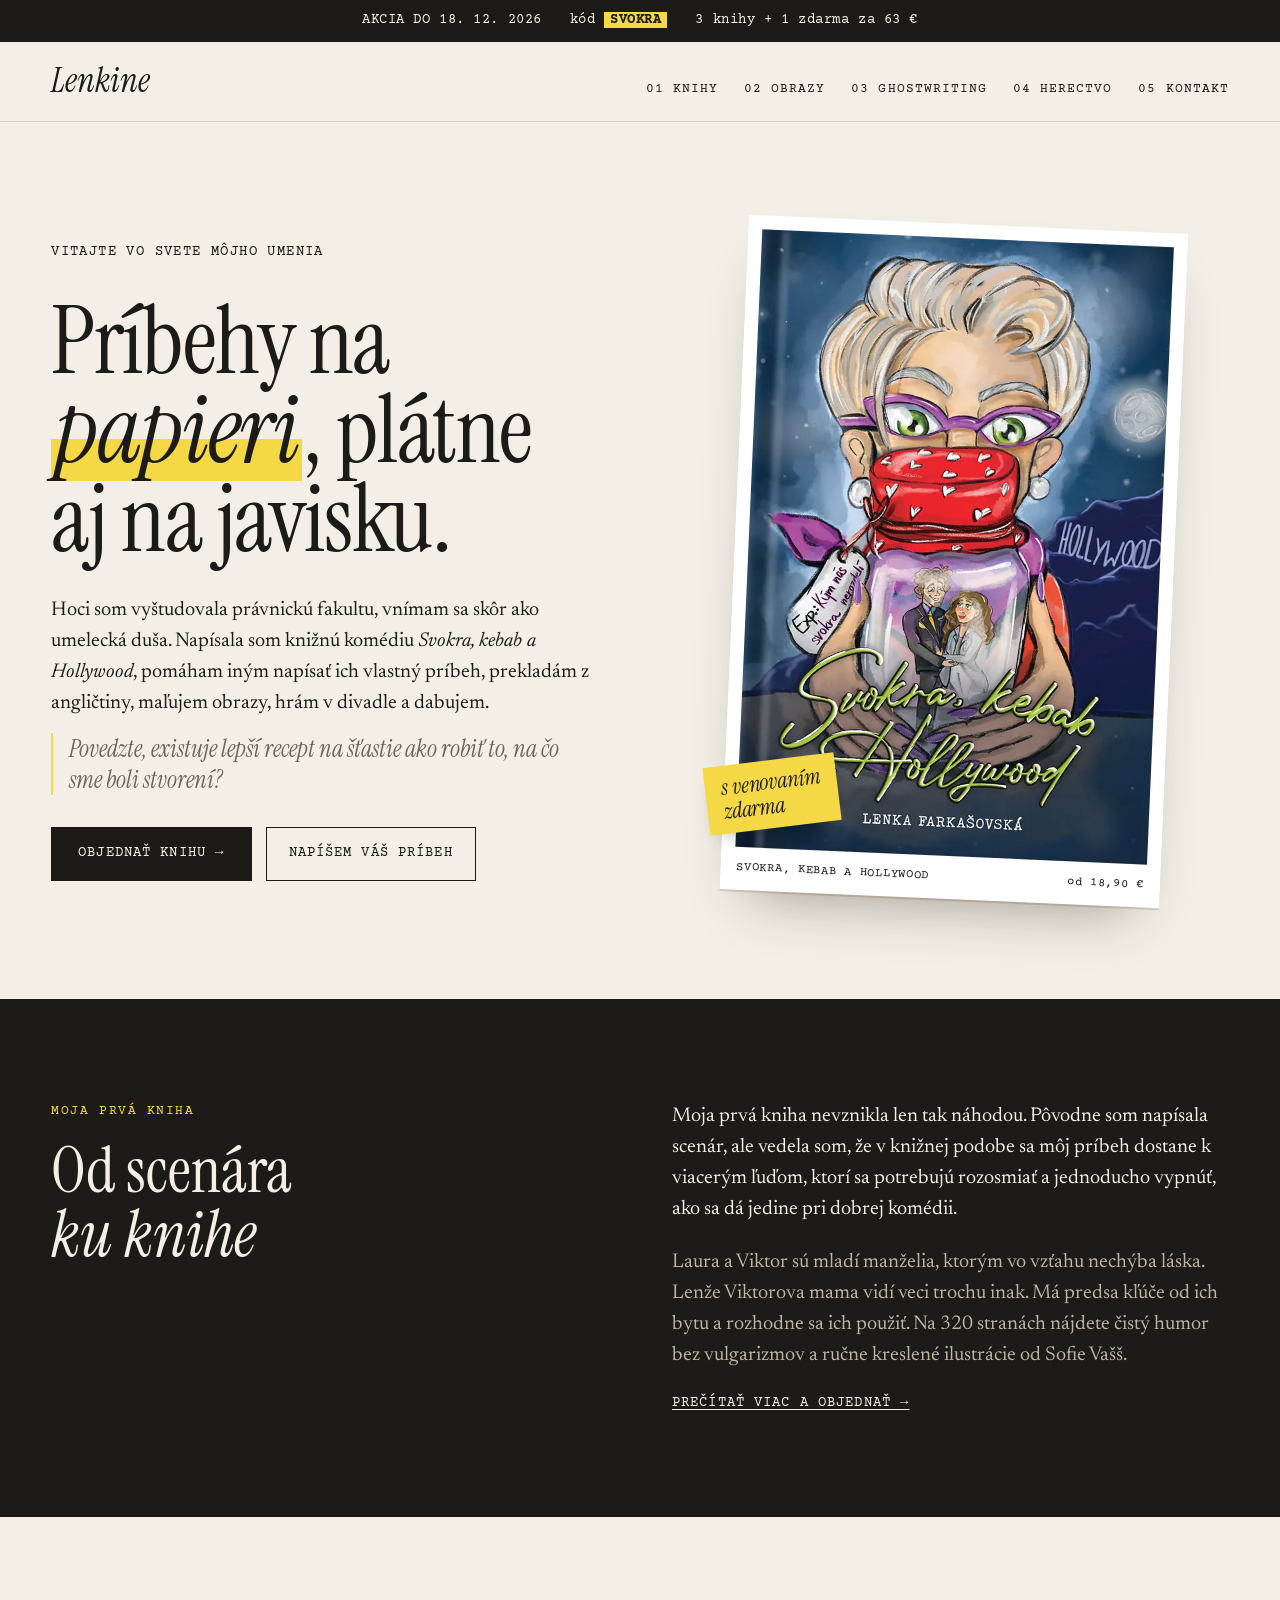
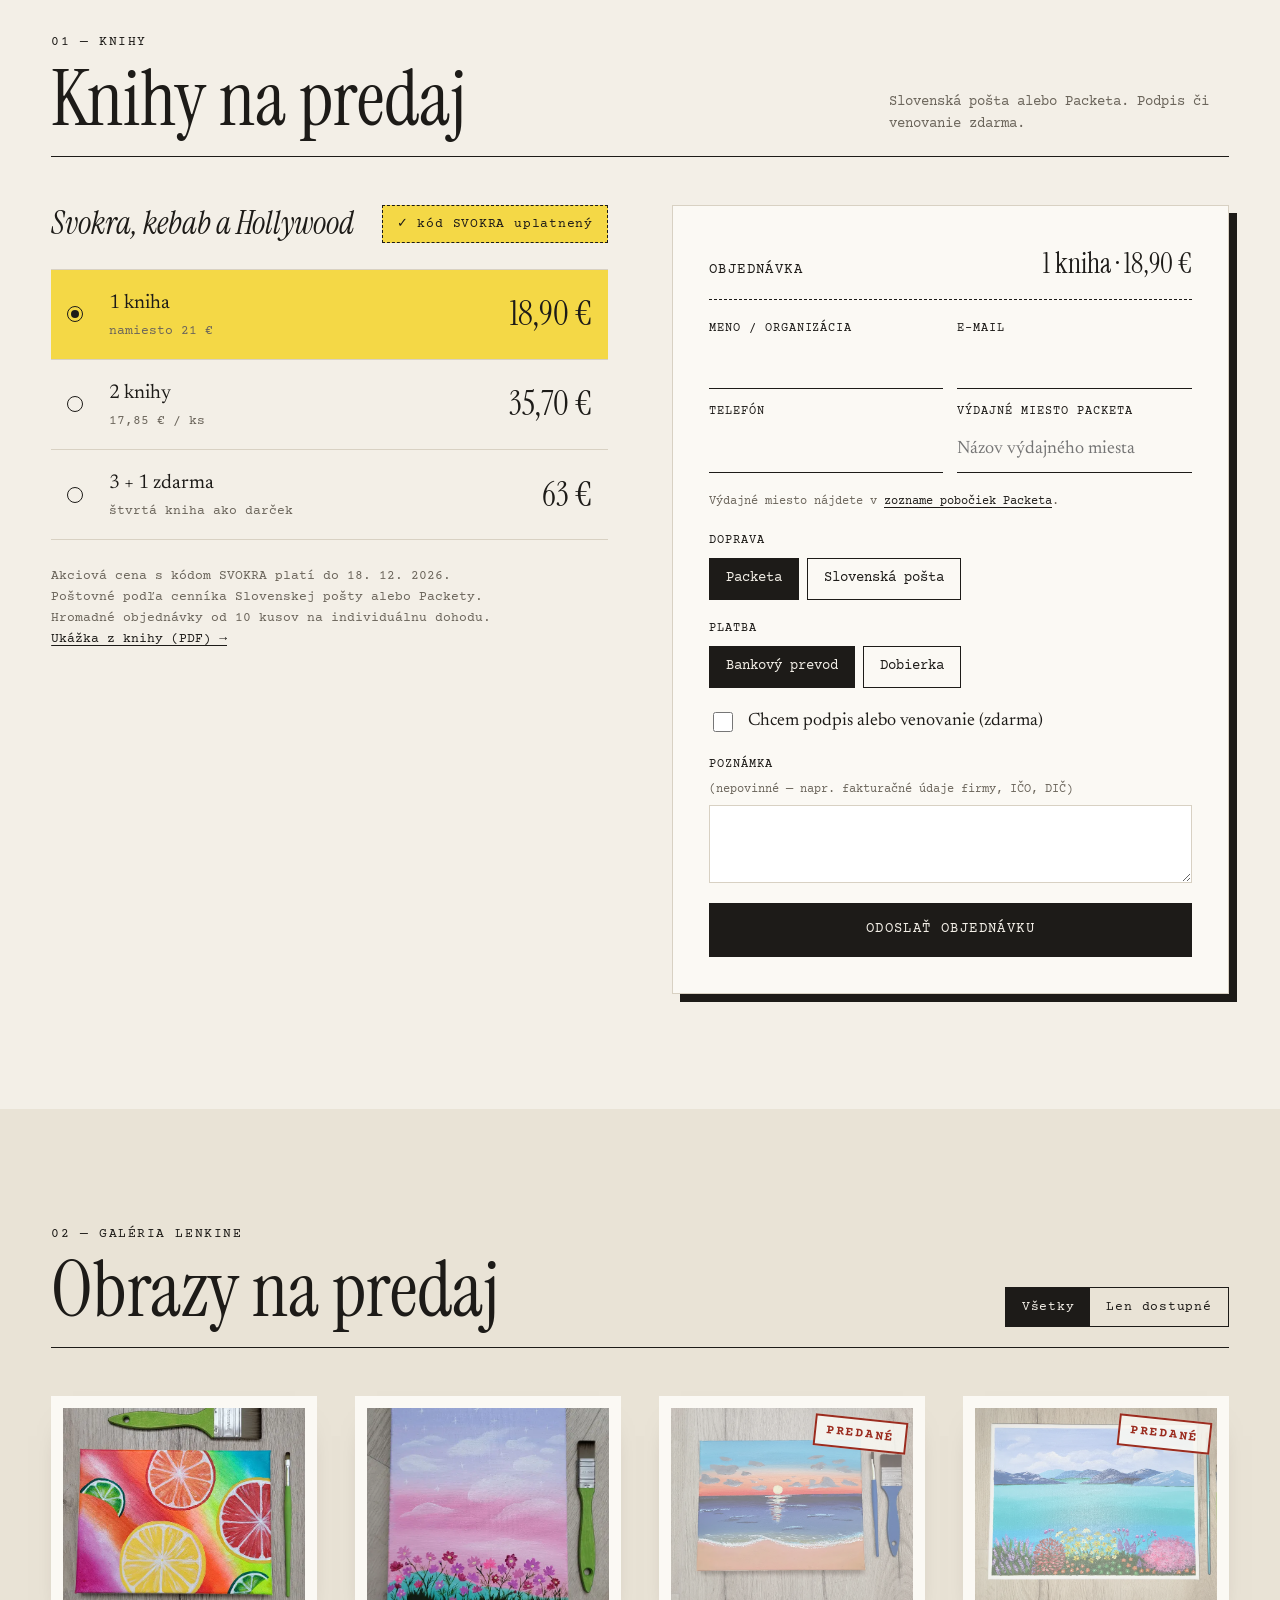
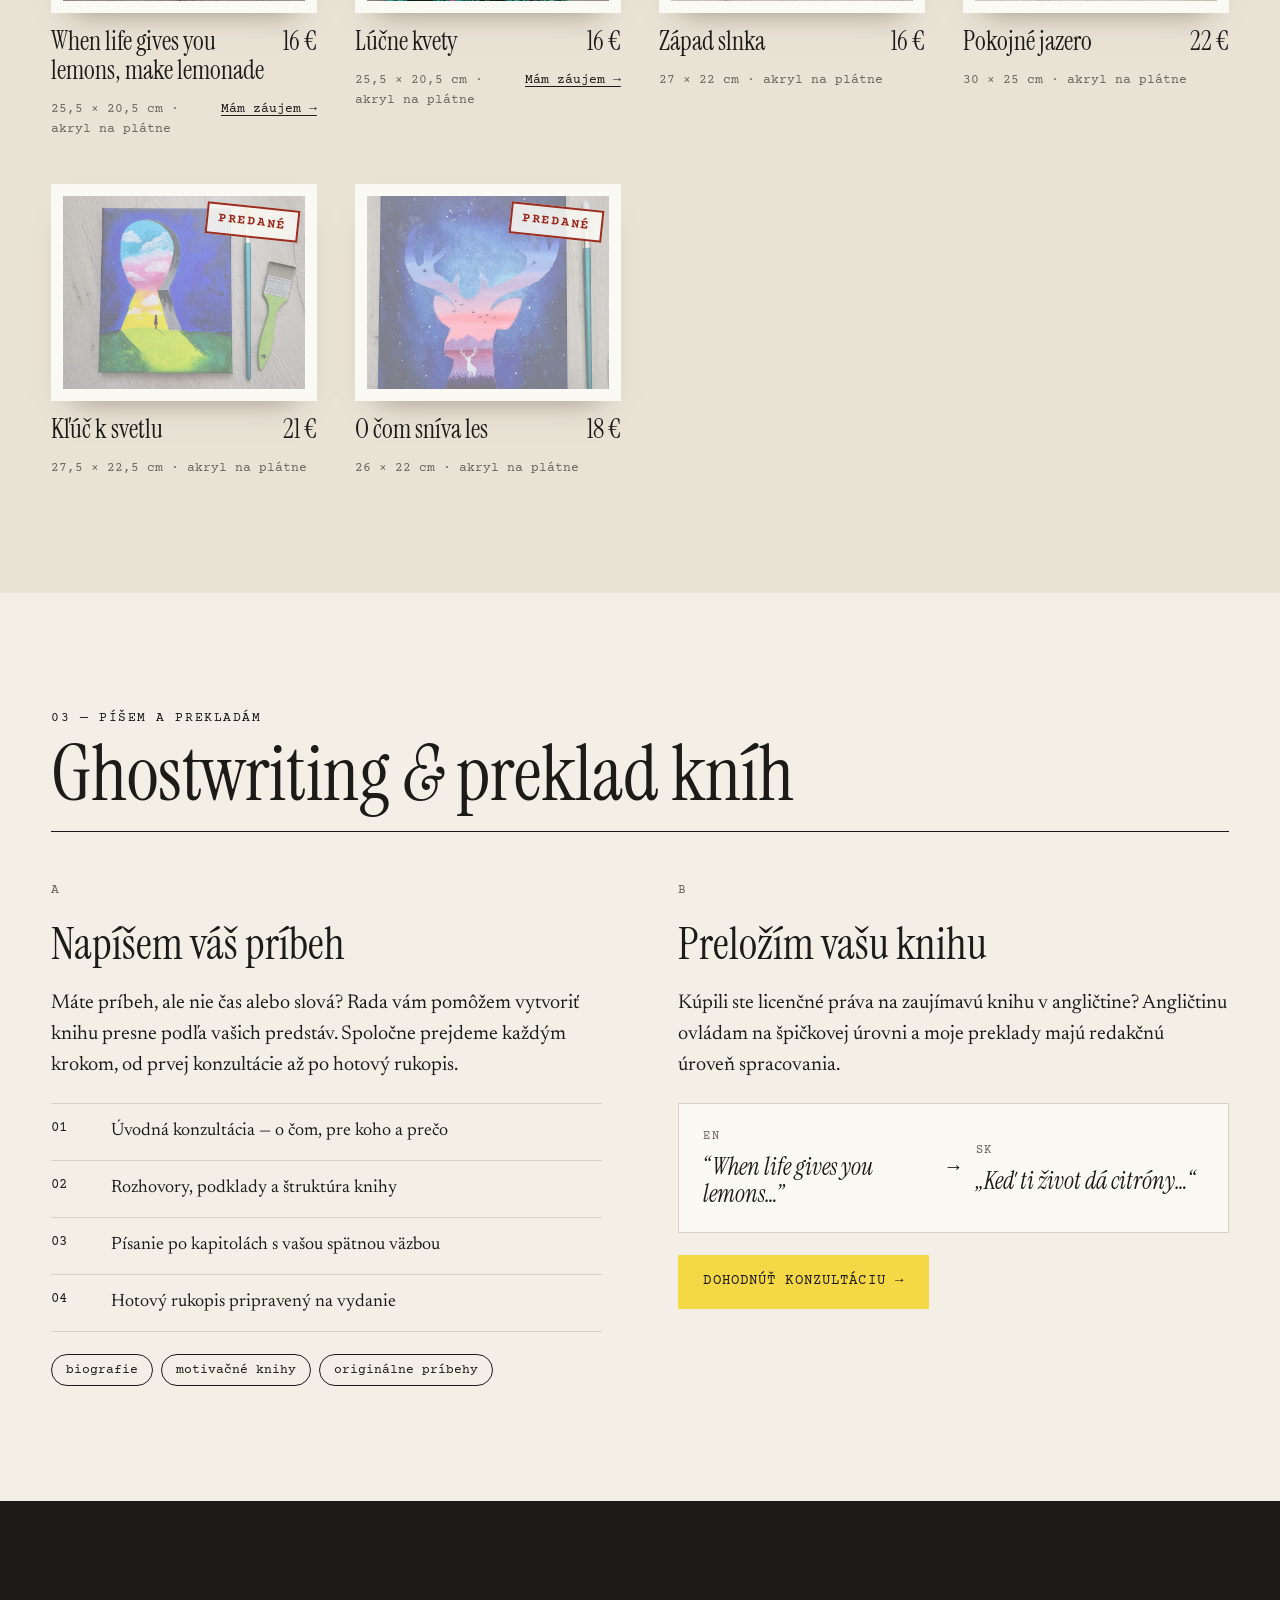
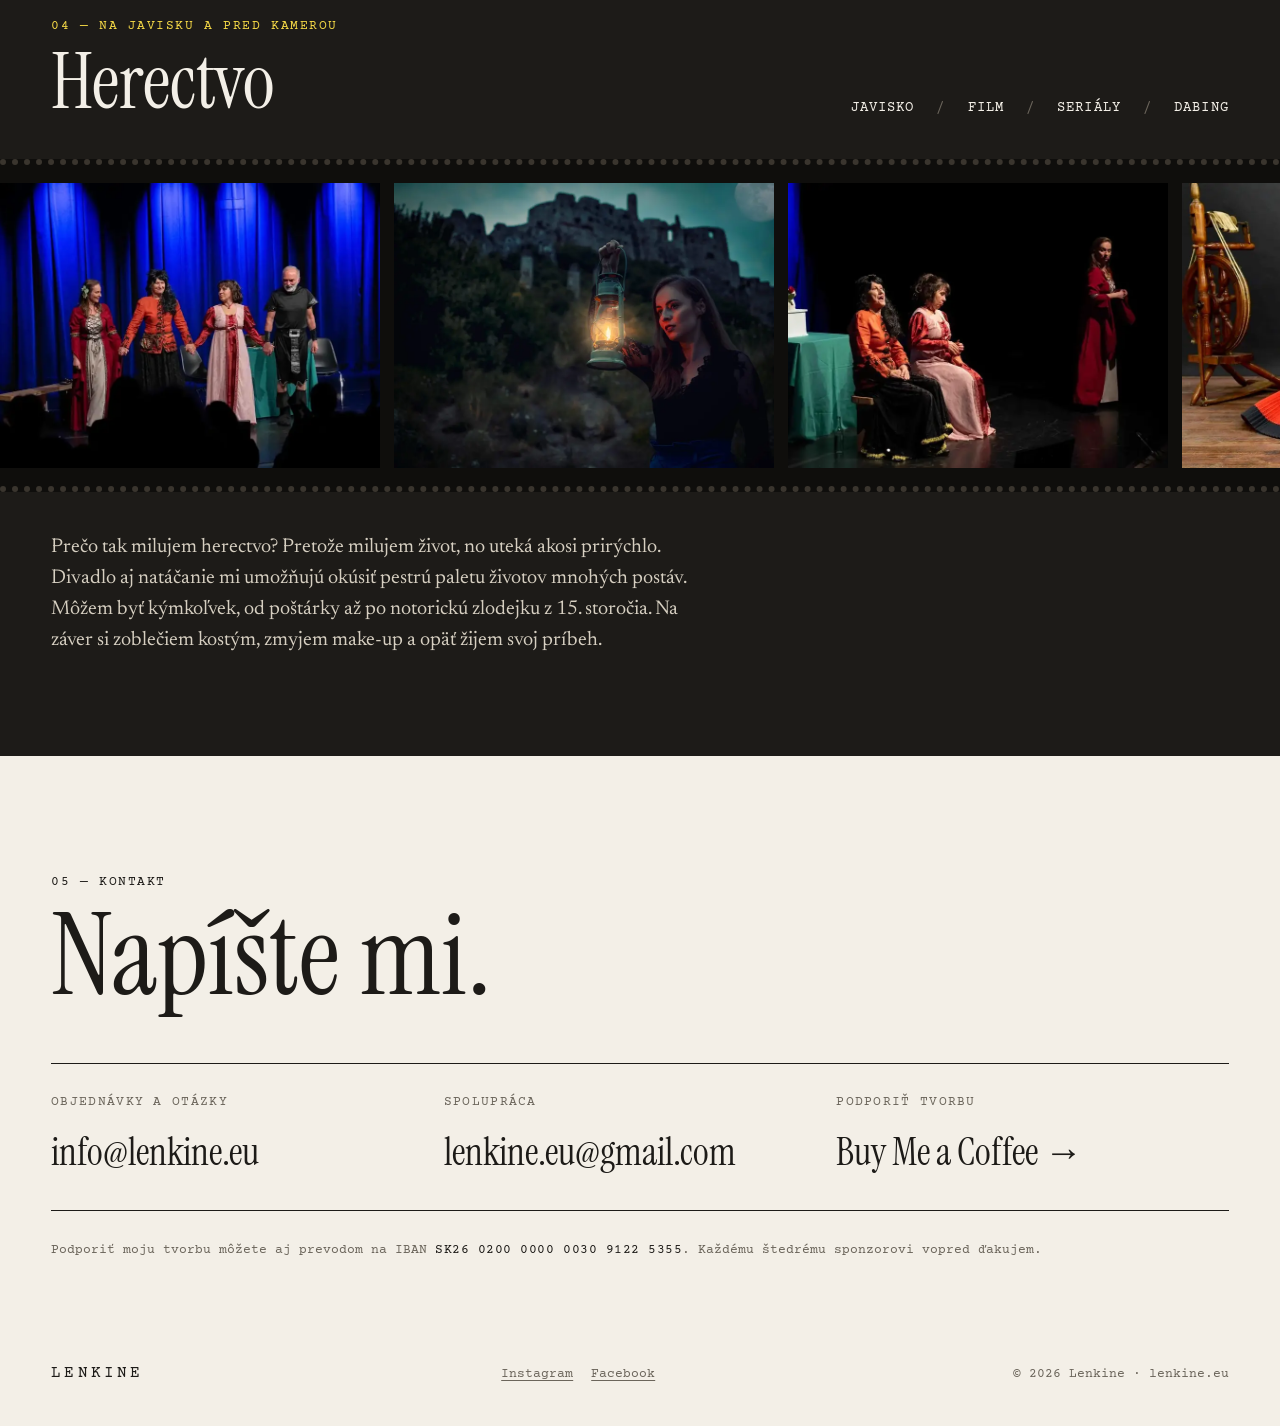
<file: index.html>
<!doctype html>
<html lang="sk">
<head>
<meta charset="utf-8">
<meta name="viewport" content="width=device-width, initial-scale=1">
<title>Lenkine — knihy, obrazy, ghostwriting a herectvo</title>
<meta name="description" content="Lenkine: autorka knižnej komédie Svokra, kebab a Hollywood, ghostwriterka, prekladateľka z angličtiny, maliarka a herečka. Objednajte knihu s venovaním zdarma.">
<link rel="canonical" href="https://www.lenkine.eu/">
<meta property="og:type" content="website">
<meta property="og:locale" content="sk_SK">
<meta property="og:title" content="Lenkine — príbehy na papieri, plátne aj na javisku">
<meta property="og:description" content="Knižná komédia Svokra, kebab a Hollywood, obrazy na predaj, ghostwriting a preklady kníh.">
<meta property="og:url" content="https://www.lenkine.eu/">
<meta property="og:image" content="https://www.lenkine.eu/img/og.jpg">
<meta name="theme-color" content="#f3efe7">
<link rel="icon" href="/favicon.svg" type="image/svg+xml">
<link rel="apple-touch-icon" href="/img/apple-touch-icon.png">
<link rel="preconnect" href="https://fonts.googleapis.com">
<link rel="preconnect" href="https://fonts.gstatic.com" crossorigin>
<link href="https://fonts.googleapis.com/css2?family=Instrument+Serif:ital@0;1&family=Courier+Prime:wght@400;700&family=Newsreader:ital,opsz,wght@0,6..72,400;0,6..72,500;1,6..72,400&display=swap" rel="stylesheet">
<link rel="stylesheet" href="/styles.css">
<script>
  // Akcia SVOKRA platí do 18. 12. 2026 vrátane — potom sa promo samo skryje.
  (function () {
    var end = new Date('2026-12-19T00:00:00+01:00');
    if (Date.now() >= end.getTime()) document.documentElement.classList.add('promo-off');
  })();
</script>
<script src="/main.js" defer></script>
</head>
<body>
<a class="skip" href="#obsah">Preskočiť na obsah</a>

<div class="promo" role="note">
  <span>AKCIA DO 18. 12. 2026</span>
  <span>kód <strong>SVOKRA</strong></span>
  <span>3 knihy + 1 zdarma za 63 €</span>
</div>

<header class="site-header">
  <a href="#top" class="logo">Lenkine</a>
  <nav class="site-nav" aria-label="Hlavná navigácia">
    <a href="#knihy">01 Knihy</a>
    <a href="#obrazy">02 Obrazy</a>
    <a href="#ghostwriting">03 Ghostwriting</a>
    <a href="#herectvo">04 Herectvo</a>
    <a href="#kontakt">05 Kontakt</a>
  </nav>
</header>

<main id="obsah">

  <section id="top" class="hero" aria-labelledby="hero-title">
    <div class="hero-copy">
      <div class="slug">VITAJTE VO SVETE MÔJHO UMENIA</div>
      <h1 id="hero-title">Príbehy na <em class="hl">papieri</em>, plátne aj na javisku.</h1>
      <div class="intro">
        <p>Hoci som vyštudovala právnickú fakultu, vnímam sa skôr ako umelecká duša. Napísala som knižnú komédiu <em>Svokra, kebab a Hollywood</em>, pomáham iným napísať ich vlastný príbeh, prekladám z angličtiny, maľujem obrazy, hrám v divadle a dabujem.</p>
        <p class="intro-quote">Povedzte, existuje lepší recept na šťastie ako robiť to, na čo sme boli stvorení?</p>
      </div>
      <div class="actions">
        <a href="#knihy" class="btn btn-dark">Objednať knihu →</a>
        <a href="#ghostwriting" class="btn btn-outline">Napíšem váš príbeh</a>
      </div>
    </div>
    <div class="hero-book">
      <div class="polaroid">
        <img src="/img/obalka.webp" width="683" height="979" alt="Obálka knihy Svokra, kebab a Hollywood" fetchpriority="high">
        <div class="polaroid-caption"><span>SVOKRA, KEBAB A HOLLYWOOD</span><span>od <span data-from-price>18,90 €</span></span></div>
      </div>
      <div class="sticker" aria-hidden="true">s venovaním<br>zdarma</div>
    </div>
  </section>

  <section class="dark" aria-labelledby="story-title">
    <div class="wrap story">
      <div class="story-head">
        <div class="slug" aria-hidden="true">MOJA PRVÁ KNIHA</div>
        <h2 id="story-title">Od scenára<br><em>ku knihe</em></h2>
      </div>
      <div class="story-body">
        <p>Moja prvá kniha nevznikla len tak náhodou. Pôvodne som napísala scenár, ale vedela som, že v knižnej podobe sa môj príbeh dostane k viacerým ľuďom, ktorí sa potrebujú rozosmiať a jednoducho vypnúť, ako sa dá jedine pri dobrej komédii.</p>
        <p class="soft">Laura a Viktor sú mladí manželia, ktorým vo vzťahu nechýba láska. Lenže Viktorova mama vidí veci trochu inak. Má predsa kľúče od ich bytu a rozhodne sa ich použiť. Na 320 stranách nájdete čistý humor bez vulgarizmov a ručne kreslené ilustrácie od Sofie Vašš.</p>
        <a href="#knihy" class="link-mono">Prečítať viac a objednať →</a>
      </div>
    </div>
  </section>

  <section id="knihy" class="wrap section" aria-labelledby="knihy-title">
    <div class="section-head">
      <div>
        <div class="slug" aria-hidden="true">01 — KNIHY</div>
        <h2 id="knihy-title">Knihy na predaj</h2>
      </div>
      <div class="section-note">Slovenská pošta alebo Packeta. Podpis či venovanie zdarma.</div>
    </div>

    <div class="books">
      <div class="offer-col">
        <div class="offer-title">
          <h3>Svokra, kebab a Hollywood</h3>
          <button type="button" class="promo-toggle" data-promo-only aria-pressed="true">✓ kód SVOKRA uplatnený</button>
        </div>

        <fieldset class="offers" data-offers="promo" data-promo-only>
          <legend class="sr-only">Vyberte balík (akciové ceny)</legend>
          <label class="offer"><input type="radio" name="balik-vyber" value="1 kniha — 18,90 € (akcia SVOKRA)" data-label="1 kniha" data-price="18,90 €" checked><span class="radio"></span><span class="label"><b>1 kniha</b><small>namiesto 21 €</small></span><span class="price">18,90 €</span></label>
          <label class="offer"><input type="radio" name="balik-vyber" value="2 knihy — 35,70 € (akcia SVOKRA)" data-label="2 knihy" data-price="35,70 €"><span class="radio"></span><span class="label"><b>2 knihy</b><small>17,85 € / ks</small></span><span class="price">35,70 €</span></label>
          <label class="offer"><input type="radio" name="balik-vyber" value="3 + 1 zdarma — 63 € (akcia SVOKRA)" data-label="3 + 1 zdarma" data-price="63 €"><span class="radio"></span><span class="label"><b>3 + 1 zdarma</b><small>štvrtá kniha ako darček</small></span><span class="price">63 €</span></label>
        </fieldset>

        <fieldset class="offers" data-offers="regular" hidden disabled>
          <legend class="sr-only">Vyberte balík (bežné ceny)</legend>
          <label class="offer"><input type="radio" name="balik-vyber" value="1 kus — 21 €" data-label="1 kus" data-price="21 €"><span class="radio"></span><span class="label"><b>1 kus</b><small>cena za kus</small></span><span class="price">21 €</span></label>
          <label class="offer"><input type="radio" name="balik-vyber" value="2 kusy — 40 €" data-label="2 kusy" data-price="40 €"><span class="radio"></span><span class="label"><b>2 kusy</b><small>20 € / ks</small></span><span class="price">40 €</span></label>
          <label class="offer"><input type="radio" name="balik-vyber" value="3 kusy — 57 €" data-label="3 kusy" data-price="57 €"><span class="radio"></span><span class="label"><b>3 kusy</b><small>19 € / ks</small></span><span class="price">57 €</span></label>
          <label class="offer"><input type="radio" name="balik-vyber" value="5 kusov — 90 € (poštovné zdarma)" data-label="5 kusov" data-price="90 €"><span class="radio"></span><span class="label"><b>5 kusov</b><small>18 € / ks · poštovné zdarma</small></span><span class="price">90 €</span></label>
        </fieldset>

        <div class="price-foot">
          <span data-price-foot>Akciová cena s kódom SVOKRA platí do 18. 12. 2026.</span><br>
          Poštovné podľa cenníka Slovenskej pošty alebo Packety.<br>
          Hromadné objednávky od 10 kusov na individuálnu dohodu.<br>
          <a href="/docs/svokra-kebab-hollywood-ukazka.pdf" target="_blank" rel="noopener">Ukážka z knihy (PDF) →</a>
        </div>
      </div>

      <div class="order-card">
        <form id="objednavka" name="objednavka" method="POST" action="/dakujem/" data-netlify="true" netlify-honeypot="bot-field" data-order-form>
          <input type="hidden" name="form-name" value="objednavka">
          <input type="hidden" name="balik" value="1 kniha — 18,90 € (akcia SVOKRA)" data-package-field>
          <input type="hidden" name="kod" value="SVOKRA" data-code-field>
          <p class="sr-only"><label>Nevypĺňajte: <input name="bot-field" tabindex="-1" autocomplete="off"></label></p>

          <div class="order-head">
            <span class="mono">OBJEDNÁVKA</span>
            <span class="summary" data-summary aria-live="polite">1 kniha · 18,90 €</span>
          </div>

          <div class="fields">
            <label class="field">Meno / organizácia<input name="meno" autocomplete="name" required></label>
            <label class="field">E-mail<input type="email" name="email" autocomplete="email" required></label>
            <label class="field">Telefón<input type="tel" name="telefon" autocomplete="tel" required></label>
            <label class="field"><span data-address-label>Výdajné miesto Packeta</span><input name="adresa" required data-address-input></label>
          </div>
          <p class="hint" data-packeta-hint>Výdajné miesto nájdete v <a href="https://www.packeta.sk/pobocky" target="_blank" rel="noopener">zozname pobočiek Packeta</a>.</p>

          <fieldset class="choices">
            <legend>Doprava</legend>
            <div class="chips">
              <label class="chip"><input type="radio" name="doprava" value="Packeta" checked><span>Packeta</span></label>
              <label class="chip"><input type="radio" name="doprava" value="Slovenská pošta"><span>Slovenská pošta</span></label>
            </div>
          </fieldset>

          <fieldset class="choices">
            <legend>Platba</legend>
            <div class="chips">
              <label class="chip"><input type="radio" name="platba" value="Bankový prevod" checked><span>Bankový prevod</span></label>
              <label class="chip"><input type="radio" name="platba" value="Dobierka"><span>Dobierka</span></label>
            </div>
          </fieldset>

          <label class="check"><input type="checkbox" name="venovanie" value="áno" data-dedication-toggle> Chcem podpis alebo venovanie (zdarma)</label>
          <textarea class="dedication-text" name="text-venovania" rows="2" placeholder="Pre koho a čo napísať…" aria-label="Text venovania" data-dedication hidden></textarea>

          <label class="field field-wide">Poznámka <span class="hint">(nepovinné — napr. fakturačné údaje firmy, IČO, DIČ)</span><textarea name="poznamka" rows="2"></textarea></label>

          <p class="form-error" data-form-error role="alert" hidden>Objednávku sa nepodarilo odoslať. Skúste to prosím znova alebo napíšte na info@lenkine.eu.</p>
          <button type="submit" class="submit">Odoslať objednávku</button>
        </form>

        <div class="thanks" data-thanks hidden tabindex="-1">
          <div class="mono">OBJEDNÁVKA ODOSLANÁ</div>
          <h3>Ďakujem!</h3>
          <p>Objednávka dorazila. Platobné údaje a potvrdenie vám pošlem e-mailom.</p>
          <button type="button" data-reset>Nová objednávka</button>
        </div>
      </div>
    </div>
  </section>

  <section id="obrazy" class="band" aria-labelledby="obrazy-title">
    <div class="wrap section">
      <div class="section-head">
        <div>
          <div class="slug" aria-hidden="true">02 — GALÉRIA LENKINE</div>
          <h2 id="obrazy-title">Obrazy na predaj</h2>
        </div>
        <div class="filter" role="group" aria-label="Filter obrazov">
          <button type="button" aria-pressed="true" data-filter="all">Všetky</button>
          <button type="button" aria-pressed="false" data-filter="avail">Len dostupné</button>
        </div>
      </div>
      <div class="paintings" data-paintings>
        <article class="painting">
          <div class="frame"><img src="/img/obraz-lemon.webp" width="675" height="900" loading="lazy" alt="Akrylový obraz s plátkami citrusov"></div>
          <div class="painting-title"><h3>When life gives you lemons, make lemonade</h3><span>16 €</span></div>
          <div class="painting-meta"><span>25,5 × 20,5 cm · akryl na plátne</span><a href="mailto:info@lenkine.eu?subject=Z%C3%A1ujem%20o%20obraz%3A%20When%20life%20gives%20you%20lemons">Mám záujem →</a></div>
        </article>
        <article class="painting">
          <div class="frame"><img src="/img/obraz-kvety.webp" width="675" height="900" loading="lazy" alt="Akrylový obraz lúčnych kvetov"></div>
          <div class="painting-title"><h3>Lúčne kvety</h3><span>16 €</span></div>
          <div class="painting-meta"><span>25,5 × 20,5 cm · akryl na plátne</span><a href="mailto:info@lenkine.eu?subject=Z%C3%A1ujem%20o%20obraz%3A%20L%C3%BA%C4%8Dne%20kvety">Mám záujem →</a></div>
        </article>
        <article class="painting sold">
          <div class="frame"><img src="/img/obraz-zapad-slnka.webp" width="900" height="675" loading="lazy" alt="Akrylový obraz západu slnka"><div class="stamp">PREDANÉ</div></div>
          <div class="painting-title"><h3>Západ slnka</h3><span>16 €</span></div>
          <div class="painting-meta"><span>27 × 22 cm · akryl na plátne</span></div>
        </article>
        <article class="painting sold">
          <div class="frame"><img src="/img/obraz-pokojne-jazero.webp" width="900" height="675" loading="lazy" alt="Akrylový obraz pokojného jazera"><div class="stamp">PREDANÉ</div></div>
          <div class="painting-title"><h3>Pokojné jazero</h3><span>22 €</span></div>
          <div class="painting-meta"><span>30 × 25 cm · akryl na plátne</span></div>
        </article>
        <article class="painting sold">
          <div class="frame"><img src="/img/obraz-kluc.webp" width="900" height="675" loading="lazy" alt="Akrylový obraz kľúčovej dierky so svetlom"><div class="stamp">PREDANÉ</div></div>
          <div class="painting-title"><h3>Kľúč k svetlu</h3><span>21 €</span></div>
          <div class="painting-meta"><span>27,5 × 22,5 cm · akryl na plátne</span></div>
        </article>
        <article class="painting sold">
          <div class="frame"><img src="/img/obraz-les.webp" width="675" height="900" loading="lazy" alt="Akrylový obraz lesa"><div class="stamp">PREDANÉ</div></div>
          <div class="painting-title"><h3>O čom sníva les</h3><span>18 €</span></div>
          <div class="painting-meta"><span>26 × 22 cm · akryl na plátne</span></div>
        </article>
      </div>
    </div>
  </section>

  <section id="ghostwriting" class="wrap section" aria-labelledby="gw-title">
    <div class="section-head">
      <div>
        <div class="slug" aria-hidden="true">03 — PÍŠEM A PREKLADÁM</div>
        <h2 id="gw-title">Ghostwriting <em>&amp;</em> preklad kníh</h2>
      </div>
    </div>
    <div class="services">
      <div class="service">
        <div class="letter">A</div>
        <h3>Napíšem váš príbeh</h3>
        <p>Máte príbeh, ale nie čas alebo slová? Rada vám pomôžem vytvoriť knihu presne podľa vašich predstáv. Spoločne prejdeme každým krokom, od prvej konzultácie až po hotový rukopis.</p>
        <ol class="steps">
          <li><span>01</span><span>Úvodná konzultácia — o čom, pre koho a prečo</span></li>
          <li><span>02</span><span>Rozhovory, podklady a štruktúra knihy</span></li>
          <li><span>03</span><span>Písanie po kapitolách s vašou spätnou väzbou</span></li>
          <li><span>04</span><span>Hotový rukopis pripravený na vydanie</span></li>
        </ol>
        <ul class="tags">
          <li>biografie</li>
          <li>motivačné knihy</li>
          <li>originálne príbehy</li>
        </ul>
      </div>
      <div class="service">
        <div class="letter">B</div>
        <h3>Preložím vašu knihu</h3>
        <p>Kúpili ste licenčné práva na zaujímavú knihu v angličtine? Angličtinu ovládam na špičkovej úrovni a moje preklady majú redakčnú úroveň spracovania.</p>
        <div class="translate">
          <div><span class="mono">EN</span><q lang="en">“When life gives you lemons…”</q></div>
          <span class="arrow" aria-hidden="true">→</span>
          <div><span class="mono">SK</span><q>„Keď ti život dá citróny…“</q></div>
        </div>
        <a href="mailto:lenkine.eu@gmail.com?subject=Konzult%C3%A1cia%20%E2%80%94%20ghostwriting%20%2F%20preklad" class="btn btn-lemon">Dohodnúť konzultáciu →</a>
      </div>
    </div>
  </section>

  <section id="herectvo" class="dark acting" aria-labelledby="acting-title">
    <div class="wrap acting-head">
      <div style="display:flex;flex-direction:column;gap:10px">
        <div class="slug" aria-hidden="true">04 — NA JAVISKU A PRED KAMEROU</div>
        <h2 id="acting-title">Herectvo</h2>
      </div>
      <div class="disciplines">
        <span>Javisko</span><span class="sep" aria-hidden="true">/</span><span>Film</span><span class="sep" aria-hidden="true">/</span><span>Seriály</span><span class="sep" aria-hidden="true">/</span><span>Dabing</span>
      </div>
    </div>
    <div class="filmstrip">
      <ul tabindex="0" aria-label="Fotografie z divadla a natáčania">
        <li><img src="/img/herectvo-javisko.webp" width="900" height="600" loading="lazy" alt="Divadelné predstavenie, herci na javisku v modrom svetle"></li>
        <li><img src="/img/herectvo-film.webp" width="900" height="675" loading="lazy" alt="Lenkine s lampášom pri hradnej zrúcanine"></li>
        <li><img src="/img/herectvo-javisko-2.webp" width="900" height="600" loading="lazy" alt="Scéna z divadelnej hry"></li>
        <li><img src="/img/herectvo-folklor.webp" width="900" height="607" loading="lazy" alt="Lenkine v kroji pri kolovrátku"></li>
        <li><img src="/img/herectvo-postava.webp" width="675" height="900" loading="lazy" alt="Lenkine v kostýme letušky"></li>
        <li><img src="/img/herectvo-zakulisie.webp" width="675" height="900" loading="lazy" alt="Zo zákulisia natáčania, herečky v kostýmoch"></li>
      </ul>
    </div>
    <div class="wrap acting-text">
      <p>Prečo tak milujem herectvo? Pretože milujem život, no uteká akosi prirýchlo. Divadlo aj natáčanie mi umožňujú okúsiť pestrú paletu životov mnohých postáv. Môžem byť kýmkoľvek, od poštárky až po notorickú zlodejku z 15. storočia. Na záver si zoblečiem kostým, zmyjem make-up a opäť žijem svoj príbeh.</p>
    </div>
  </section>

  <section id="kontakt" class="wrap contact" aria-labelledby="kontakt-title">
    <div class="slug" aria-hidden="true">05 — KONTAKT</div>
    <h2 id="kontakt-title">Napíšte mi.</h2>
    <div class="contact-grid">
      <a href="mailto:info@lenkine.eu">
        <span class="mono">OBJEDNÁVKY A OTÁZKY</span>
        <span class="big">info@lenkine.eu</span>
      </a>
      <a href="mailto:lenkine.eu@gmail.com">
        <span class="mono">SPOLUPRÁCA</span>
        <span class="big">lenkine.eu@gmail.com</span>
      </a>
      <a href="https://buymeacoffee.com/lenkine.eu" target="_blank" rel="noopener">
        <span class="mono">PODPORIŤ TVORBU</span>
        <span class="big">Buy Me a Coffee →</span>
      </a>
    </div>
    <p class="support">Podporiť moju tvorbu môžete aj prevodom na IBAN <strong>SK26 0200 0000 0030 9122 5355</strong>. Každému štedrému sponzorovi vopred ďakujem.</p>
  </section>

</main>

<footer class="site-footer">
  <span class="end">LENKINE</span>
  <nav aria-label="Sociálne siete">
    <a href="https://www.instagram.com/lenkine.eu" target="_blank" rel="noopener">Instagram</a>
    <a href="https://www.facebook.com/profile.php?id=61567881599350" target="_blank" rel="noopener">Facebook</a>
  </nav>
  <span>© 2026 Lenkine · lenkine.eu</span>
</footer>
</body>
</html>
</file>
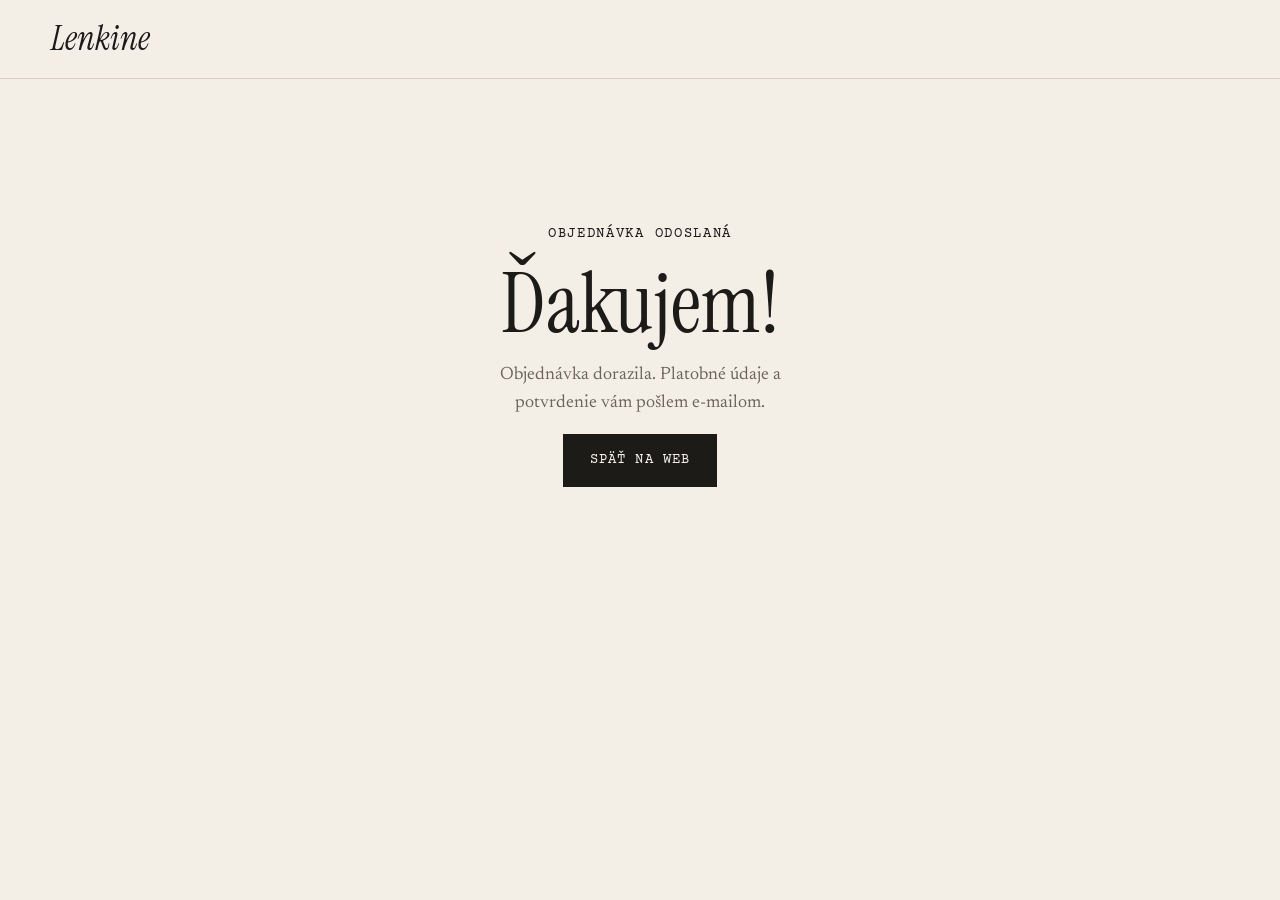
<file: dakujem/index.html>
<!doctype html>
<html lang="sk">
<head>
<meta charset="utf-8">
<meta name="viewport" content="width=device-width, initial-scale=1">
<title>Ďakujem — Lenkine</title>
<meta name="robots" content="noindex">
<link rel="icon" href="/favicon.svg" type="image/svg+xml">
<link rel="preconnect" href="https://fonts.googleapis.com">
<link rel="preconnect" href="https://fonts.gstatic.com" crossorigin>
<link href="https://fonts.googleapis.com/css2?family=Instrument+Serif:ital@0;1&family=Courier+Prime:wght@400;700&family=Newsreader:ital,opsz,wght@0,6..72,400;0,6..72,500;1,6..72,400&display=swap" rel="stylesheet">
<link rel="stylesheet" href="/styles.css">
</head>
<body>
<header class="site-header"><a href="/" class="logo">Lenkine</a></header>
<main class="wrap section">
  <div class="thanks">
    <div class="mono">OBJEDNÁVKA ODOSLANÁ</div>
    <h1 style="font-size:clamp(44px,7vw,84px);line-height:1">Ďakujem!</h1>
    <p>Objednávka dorazila. Platobné údaje a potvrdenie vám pošlem e-mailom.</p>
    <a class="btn btn-dark" href="/">Späť na web</a>
  </div>
</main>
</body>
</html>
</file>
<file: styles.css>
/* Lenkine.eu — podľa dizajnu Lenkine.dc.html */
:root {
  --paper: #f3efe7;
  --paper-2: #e9e3d6;
  --card: #fbf9f4;
  --ink: #1d1b18;
  --ink-2: #3a352e;
  --ink-deep: #0f0e0c;
  --muted: #6b655b;
  --muted-dark: #bdb5a6;
  --line: #d8d1c3;
  --hover: #ebe5d8;
  --accent-text: #8a5a00;
  --stamp: #9b2c1f;
  --lemon: #f2dc4a;
  --lemon: oklch(0.88 0.16 98);

  --serif-display: 'Instrument Serif', Georgia, serif;
  --serif-body: 'Newsreader', Georgia, serif;
  --mono: 'Courier Prime', 'Courier New', monospace;

  --wrap: 1280px;
  --gutter: clamp(20px, 4vw, 56px);
}

*, *::before, *::after { box-sizing: border-box; }
html { scroll-behavior: smooth; }
@media (prefers-reduced-motion: reduce) { html { scroll-behavior: auto; } }
html, body { margin: 0; background: var(--paper); color: var(--ink); -webkit-font-smoothing: antialiased; }
body { font-family: var(--serif-body); font-size: 18px; line-height: 1.55; min-height: 100vh; }
img { display: block; max-width: 100%; height: auto; }
a { color: var(--ink); text-decoration-thickness: 1px; text-underline-offset: 3px; }
a:hover { color: var(--accent-text); }
input, textarea, select, button { font: inherit; color: inherit; }
h1, h2, h3 { font-family: var(--serif-display); font-weight: 400; margin: 0; }
p { margin: 0; text-wrap: pretty; }
:focus-visible { outline: 2px solid var(--accent-text); outline-offset: 3px; }

.mono { font-family: var(--mono); }
.wrap { max-width: var(--wrap); margin: 0 auto; padding-left: var(--gutter); padding-right: var(--gutter); }
.sr-only { position: absolute; width: 1px; height: 1px; padding: 0; margin: -1px; overflow: hidden; clip: rect(0 0 0 0); white-space: nowrap; border: 0; }
.skip { position: absolute; left: -9999px; top: 0; background: var(--ink); color: var(--paper); padding: 10px 16px; z-index: 10; }
.skip:focus { left: 12px; top: 12px; color: var(--paper); }

/* Scénické popisky */
.slug { font-family: var(--mono); font-size: 13px; letter-spacing: 0.12em; }
.dark .slug { color: var(--lemon); }

/* Promo pás */
.promo { background: var(--ink); color: var(--paper); font-family: var(--mono); font-size: 14px; letter-spacing: 0.04em; padding: 10px var(--gutter); display: flex; flex-wrap: wrap; gap: 8px 28px; justify-content: center; text-align: center; }
.promo strong, .code { background: var(--lemon); color: var(--ink); padding: 0 6px; }
.promo-off .promo, .promo-off [data-promo-only] { display: none !important; }

/* Hlavička */
.site-header { max-width: var(--wrap); margin: 0 auto; padding: 22px var(--gutter); display: flex; flex-wrap: wrap; align-items: baseline; justify-content: space-between; gap: 16px 40px; border-bottom: 1px solid var(--line); }
.logo { font-family: var(--serif-display); font-style: italic; font-size: 34px; line-height: 1; text-decoration: none; }
.site-nav { display: flex; flex-wrap: wrap; gap: 6px 26px; font-family: var(--mono); font-size: 13px; letter-spacing: 0.08em; text-transform: uppercase; }
.site-nav a { text-decoration: none; }
.site-nav a:hover { text-decoration: underline; color: var(--ink); }

/* Tlačidlá */
.btn { display: inline-block; padding: 15px 26px; font-family: var(--mono); font-size: 14px; letter-spacing: 0.08em; text-transform: uppercase; text-decoration: none; border: 1px solid var(--ink); cursor: pointer; }
.btn-dark { background: var(--ink); color: var(--paper); }
.btn-dark:hover { background: var(--ink-2); color: var(--paper); }
.btn-outline { background: transparent; padding: 15px 22px; }
.btn-outline:hover { background: var(--lemon); color: var(--ink); }
.btn-lemon { background: var(--lemon); border-color: var(--lemon); padding: 15px 24px; }
.btn-lemon:hover { background: var(--ink); border-color: var(--ink); color: var(--paper); }

/* Hero */
.hero { max-width: var(--wrap); margin: 0 auto; padding: clamp(48px, 8vw, 110px) var(--gutter) clamp(56px, 8vw, 100px); display: grid; grid-template-columns: repeat(auto-fit, minmax(min(100%, 420px), 1fr)); gap: clamp(40px, 6vw, 90px); align-items: center; }
.hero-copy { display: flex; flex-direction: column; gap: 32px; }
.hero-copy .slug { font-size: 14px; letter-spacing: 0.1em; }
.hero h1 { font-size: clamp(52px, 7.4vw, 108px); line-height: 0.94; letter-spacing: -0.015em; text-wrap: balance; }
.hl { background: linear-gradient(transparent 58%, var(--lemon) 58%, var(--lemon) 92%, transparent 92%); padding: 0 4px; }
.intro { display: flex; flex-direction: column; gap: 14px; max-width: 540px; font-size: 20px; line-height: 1.55; }
.intro-quote { font-family: var(--serif-display); font-style: italic; font-size: 24px; line-height: 1.3; color: var(--muted); border-left: 2px solid var(--lemon); padding-left: 16px; }
.actions { display: flex; flex-wrap: wrap; gap: 14px; align-items: center; }

.hero-book { position: relative; justify-self: center; width: min(100%, 440px); }
.polaroid { transform: rotate(2.5deg); box-shadow: 0 30px 60px -30px rgba(40, 30, 10, 0.45), 0 2px 0 var(--line); background: #fff; padding: 14px 14px 0; }
.polaroid img { width: 100%; aspect-ratio: 2 / 3; object-fit: cover; }
.polaroid-caption { font-family: var(--mono); font-size: 12px; letter-spacing: 0.06em; padding: 12px 2px; display: flex; justify-content: space-between; gap: 12px; }
.sticker { position: absolute; left: -28px; bottom: 70px; transform: rotate(-7deg); background: var(--lemon); padding: 10px 16px; font-family: var(--serif-display); font-style: italic; font-size: 22px; line-height: 1.1; box-shadow: 0 10px 20px -12px rgba(0, 0, 0, 0.4); }
@media (max-width: 520px) { .sticker { left: -6px; } }

/* Tmavé sekcie */
.dark { background: var(--ink); color: var(--paper); }
.dark a { color: var(--paper); }
.dark a:hover { color: var(--lemon); }

.story { padding: clamp(56px, 8vw, 110px) var(--gutter); display: grid; grid-template-columns: repeat(auto-fit, minmax(min(100%, 360px), 1fr)); gap: clamp(32px, 5vw, 80px); }
.story-head { display: flex; flex-direction: column; gap: 18px; }
.story h2 { font-size: clamp(40px, 5vw, 72px); line-height: 1; }
.story-body { display: flex; flex-direction: column; gap: 22px; font-size: 20px; max-width: 620px; }
.story-body .soft { color: var(--muted-dark); }
.link-mono { font-family: var(--mono); font-size: 14px; letter-spacing: 0.08em; text-transform: uppercase; }

/* Sekcie */
.section { padding-top: clamp(64px, 9vw, 120px); padding-bottom: clamp(64px, 9vw, 120px); }
.section-head { display: flex; flex-wrap: wrap; justify-content: space-between; align-items: flex-end; gap: 20px; border-bottom: 1px solid var(--ink); padding-bottom: 20px; margin-bottom: 48px; }
.section-head > div:first-child { display: flex; flex-direction: column; gap: 10px; }
.section-head h2 { font-size: clamp(44px, 6vw, 84px); line-height: 0.95; }
.section-note { font-family: var(--mono); font-size: 14px; color: var(--muted); max-width: 340px; }
.band { background: var(--paper-2); }

/* Knihy */
.books { display: grid; grid-template-columns: repeat(auto-fit, minmax(min(100%, 440px), 1fr)); gap: clamp(32px, 5vw, 72px); align-items: start; }
.offer-col { display: flex; flex-direction: column; gap: 26px; }
.offer-title { display: flex; flex-wrap: wrap; justify-content: space-between; align-items: center; gap: 12px; }
.offer-title h3 { font-style: italic; font-size: 32px; line-height: 1.1; }
.promo-toggle { cursor: pointer; border: 1px dashed var(--ink); background: transparent; padding: 8px 14px; font-family: var(--mono); font-size: 13px; letter-spacing: 0.06em; }
.promo-toggle[aria-pressed="true"] { background: var(--lemon); }
.offers { display: flex; flex-direction: column; border-top: 1px solid var(--line); margin: 0; padding: 0; border-left: 0; border-right: 0; border-bottom: 0; min-width: 0; }
.offer { cursor: pointer; text-align: left; border-bottom: 1px solid var(--line); padding: 18px 16px; display: grid; grid-template-columns: 28px 1fr auto; gap: 14px; align-items: center; position: relative; }
.offer:hover { background: var(--hover); }
.offer input { position: absolute; opacity: 0; pointer-events: none; }
.offer .radio { width: 16px; height: 16px; border: 1.5px solid var(--ink); border-radius: 50%; display: flex; align-items: center; justify-content: center; }
.offer .radio::after { content: ''; width: 8px; height: 8px; border-radius: 50%; background: transparent; }
.offer:has(input:checked) { background: var(--lemon); }
.offer:has(input:checked) .radio::after { background: var(--ink); }
.offer:has(input:focus-visible) { outline: 2px solid var(--accent-text); outline-offset: -2px; }
.offer .label { display: flex; flex-direction: column; gap: 2px; }
.offer .label b { font-weight: 400; font-size: 20px; }
.offer .label small { font-family: var(--mono); font-size: 13px; color: var(--muted); }
.offer .price { font-family: var(--serif-display); font-size: 34px; line-height: 1; white-space: nowrap; }
.price-foot { font-family: var(--mono); font-size: 13px; color: var(--muted); line-height: 1.6; }
.price-foot a { color: var(--ink); }

.order-card { background: var(--card); border: 1px solid var(--line); padding: clamp(22px, 3vw, 36px); display: flex; flex-direction: column; gap: 20px; box-shadow: 8px 8px 0 var(--ink); }
.order-card form { display: flex; flex-direction: column; gap: 20px; }
.order-head { display: flex; justify-content: space-between; align-items: baseline; flex-wrap: wrap; gap: 12px; border-bottom: 1px dashed var(--ink); padding-bottom: 14px; }
.order-head .mono { font-size: 14px; letter-spacing: 0.1em; }
.order-head .summary { font-family: var(--serif-display); font-size: 28px; }
.fields { display: grid; grid-template-columns: repeat(auto-fit, minmax(200px, 1fr)); gap: 14px; }
.field { display: flex; flex-direction: column; gap: 6px; font-family: var(--mono); font-size: 12px; letter-spacing: 0.08em; text-transform: uppercase; }
.field input, .field textarea { border: 0; border-bottom: 1px solid var(--ink); background: transparent; padding: 8px 0; font-family: var(--serif-body); font-size: 18px; letter-spacing: 0; text-transform: none; outline: none; border-radius: 0; }
.field textarea { border: 1px solid var(--line); background: #fff; padding: 10px 12px; resize: vertical; }
.field input:focus, .field textarea:focus { border-color: var(--accent-text); }
.field-wide { grid-column: 1 / -1; }
.hint { font-family: var(--mono); font-size: 12px; color: var(--muted); text-transform: none; letter-spacing: 0; }
.choices { border: 0; padding: 0; margin: 0; display: flex; flex-direction: column; gap: 8px; min-width: 0; }
.choices legend { font-family: var(--mono); font-size: 12px; letter-spacing: 0.08em; text-transform: uppercase; padding: 0; margin-bottom: 8px; }
.chips { display: flex; flex-wrap: wrap; gap: 8px; }
.chip { position: relative; cursor: pointer; }
.chip input { position: absolute; opacity: 0; pointer-events: none; }
.chip span { display: inline-block; border: 1px solid var(--ink); padding: 9px 16px; font-family: var(--mono); font-size: 14px; }
.chip input:checked + span { background: var(--ink); color: var(--paper); }
.chip input:focus-visible + span { outline: 2px solid var(--accent-text); outline-offset: 2px; }
.check { display: flex; gap: 12px; align-items: center; cursor: pointer; font-size: 18px; }
.check input { width: 20px; height: 20px; accent-color: var(--ink); }
.dedication-text { border: 1px solid var(--line); background: #fff; padding: 12px; font-family: var(--serif-display); font-style: italic; font-size: 22px; resize: vertical; outline: none; width: 100%; }
.submit { cursor: pointer; border: 0; background: var(--ink); color: var(--paper); padding: 16px; font-family: var(--mono); font-size: 14px; letter-spacing: 0.1em; text-transform: uppercase; }
.submit:hover { background: var(--ink-2); }
.submit[disabled] { opacity: 0.6; cursor: wait; }
.form-error { color: var(--stamp); font-family: var(--mono); font-size: 13px; }
.thanks { display: flex; flex-direction: column; gap: 16px; padding: 30px 0; text-align: center; align-items: center; }
.thanks .mono { font-size: 14px; letter-spacing: 0.12em; }
.thanks h3 { font-size: 44px; line-height: 1; }
.thanks p { max-width: 340px; color: var(--muted); }
.thanks button { cursor: pointer; background: transparent; border: 1px solid var(--ink); padding: 10px 18px; font-family: var(--mono); font-size: 13px; }
[hidden] { display: none !important; }

/* Obrazy */
.filter { display: flex; border: 1px solid var(--ink); }
.filter button { cursor: pointer; border: 0; background: transparent; padding: 9px 16px; font-family: var(--mono); font-size: 13px; letter-spacing: 0.06em; }
.filter button[aria-pressed="true"] { background: var(--ink); color: var(--paper); }
.paintings { display: grid; grid-template-columns: repeat(auto-fill, minmax(min(100%, 260px), 1fr)); gap: clamp(28px, 3.5vw, 48px) clamp(20px, 3vw, 40px); }
.painting { display: flex; flex-direction: column; gap: 14px; }
.only-available .painting.sold { display: none; }
.frame { position: relative; background: var(--card); padding: 12px; box-shadow: 0 18px 30px -22px rgba(40, 30, 10, 0.5); }
.frame img { width: 100%; aspect-ratio: 5 / 4; object-fit: cover; }
.sold .frame img { opacity: 0.55; }
.stamp { position: absolute; top: 22px; right: 18px; transform: rotate(6deg); border: 2px solid var(--stamp); color: var(--stamp); padding: 4px 10px; font-family: var(--mono); font-weight: 700; font-size: 13px; letter-spacing: 0.14em; background: rgba(251, 249, 244, 0.85); pointer-events: none; }
.painting-title { display: flex; justify-content: space-between; gap: 16px; align-items: baseline; }
.painting-title h3, .painting-title span { font-size: 26px; line-height: 1.1; text-wrap: balance; }
.painting-title span { font-family: var(--serif-display); white-space: nowrap; }
.painting-meta { display: flex; justify-content: space-between; gap: 12px; font-family: var(--mono); font-size: 13px; color: var(--muted); }
.painting-meta a { white-space: nowrap; }

/* Ghostwriting */
.services { display: grid; grid-template-columns: repeat(auto-fit, minmax(min(100%, 420px), 1fr)); gap: clamp(40px, 6vw, 96px); }
.service { display: flex; flex-direction: column; gap: 22px; }
.service .letter { font-family: var(--mono); font-size: 13px; letter-spacing: 0.1em; color: var(--muted); }
.service h3 { font-size: 44px; line-height: 1; }
.service > p { font-size: 20px; }
.steps { list-style: none; margin: 0; padding: 0; display: flex; flex-direction: column; border-top: 1px solid var(--line); }
.steps li { display: grid; grid-template-columns: 48px 1fr; gap: 12px; padding: 14px 0; border-bottom: 1px solid var(--line); }
.steps li span:first-child { font-family: var(--mono); font-size: 14px; }
.tags { display: flex; flex-wrap: wrap; gap: 8px; list-style: none; margin: 0; padding: 0; }
.tags li { border: 1px solid var(--ink); border-radius: 999px; padding: 5px 14px; font-family: var(--mono); font-size: 13px; }
.translate { display: grid; grid-template-columns: 1fr auto 1fr; gap: 16px; align-items: center; background: var(--card); border: 1px solid var(--line); padding: 24px; }
.translate div { display: flex; flex-direction: column; gap: 6px; }
.translate .mono { font-size: 12px; letter-spacing: 0.1em; color: var(--muted); }
.translate q { font-family: var(--serif-display); font-style: italic; font-size: 24px; line-height: 1.15; quotes: none; }
.translate .arrow { font-family: var(--mono); font-size: 20px; }
.service .btn-lemon { align-self: flex-start; }

/* Herectvo */
.acting { overflow: hidden; }
.acting-head { padding-top: clamp(64px, 9vw, 120px); padding-bottom: 40px; display: flex; flex-wrap: wrap; justify-content: space-between; align-items: flex-end; gap: 24px; }
.acting-head h2 { font-size: clamp(44px, 6vw, 84px); line-height: 0.95; }
.disciplines { display: flex; flex-wrap: wrap; gap: 8px 22px; font-family: var(--mono); font-size: 14px; letter-spacing: 0.08em; text-transform: uppercase; }
.disciplines .sep { color: var(--muted); }
.filmstrip { background: var(--ink-deep); padding: 18px 0; border-top: 6px dotted var(--ink-2); border-bottom: 6px dotted var(--ink-2); }
.filmstrip ul { display: flex; gap: 14px; overflow-x: auto; padding: 0 var(--gutter); margin: 0; list-style: none; scroll-snap-type: x proximity; scrollbar-color: var(--ink-2) transparent; }
.filmstrip li { flex: 0 0 clamp(240px, 30vw, 380px); scroll-snap-align: start; }
.filmstrip img { width: 100%; aspect-ratio: 4 / 3; object-fit: cover; }
.acting-text { padding-top: 40px; padding-bottom: clamp(64px, 8vw, 100px); }
.acting-text p { max-width: 640px; font-size: 20px; color: #d6cfc1; }

/* Kontakt */
.contact { padding-top: clamp(64px, 9vw, 120px); padding-bottom: 40px; }
.contact .slug { margin-bottom: 12px; }
.contact h2 { font-size: clamp(56px, 9vw, 140px); line-height: 0.9; margin: 0 0 56px; }
.contact-grid { display: grid; grid-template-columns: repeat(auto-fit, minmax(min(100%, 300px), 1fr)); border-top: 1px solid var(--ink); }
.contact-grid a { display: flex; flex-direction: column; gap: 10px; padding: 28px 24px 28px 0; border-bottom: 1px solid var(--ink); text-decoration: none; }
.contact-grid a:hover { background: var(--lemon); color: var(--ink); }
.contact-grid .mono { font-size: 13px; letter-spacing: 0.1em; color: var(--muted); }
.contact-grid .big { font-family: var(--serif-display); font-size: clamp(28px, 3vw, 40px); overflow-wrap: anywhere; }
.support { margin-top: 28px; font-family: var(--mono); font-size: 13px; color: var(--muted); line-height: 1.7; }
.support strong { color: var(--ink); font-weight: 400; letter-spacing: 0.04em; }

/* Päta */
.site-footer { max-width: var(--wrap); margin: 0 auto; padding: 60px var(--gutter) 40px; display: flex; flex-wrap: wrap; justify-content: space-between; align-items: baseline; gap: 16px; font-family: var(--mono); font-size: 13px; color: var(--muted); }
.site-footer .end { font-size: 16px; letter-spacing: 0.2em; color: var(--ink); }
.site-footer nav { display: flex; gap: 18px; }
.site-footer a { color: var(--muted); }
.site-footer a:hover { color: var(--ink); }
</file>
